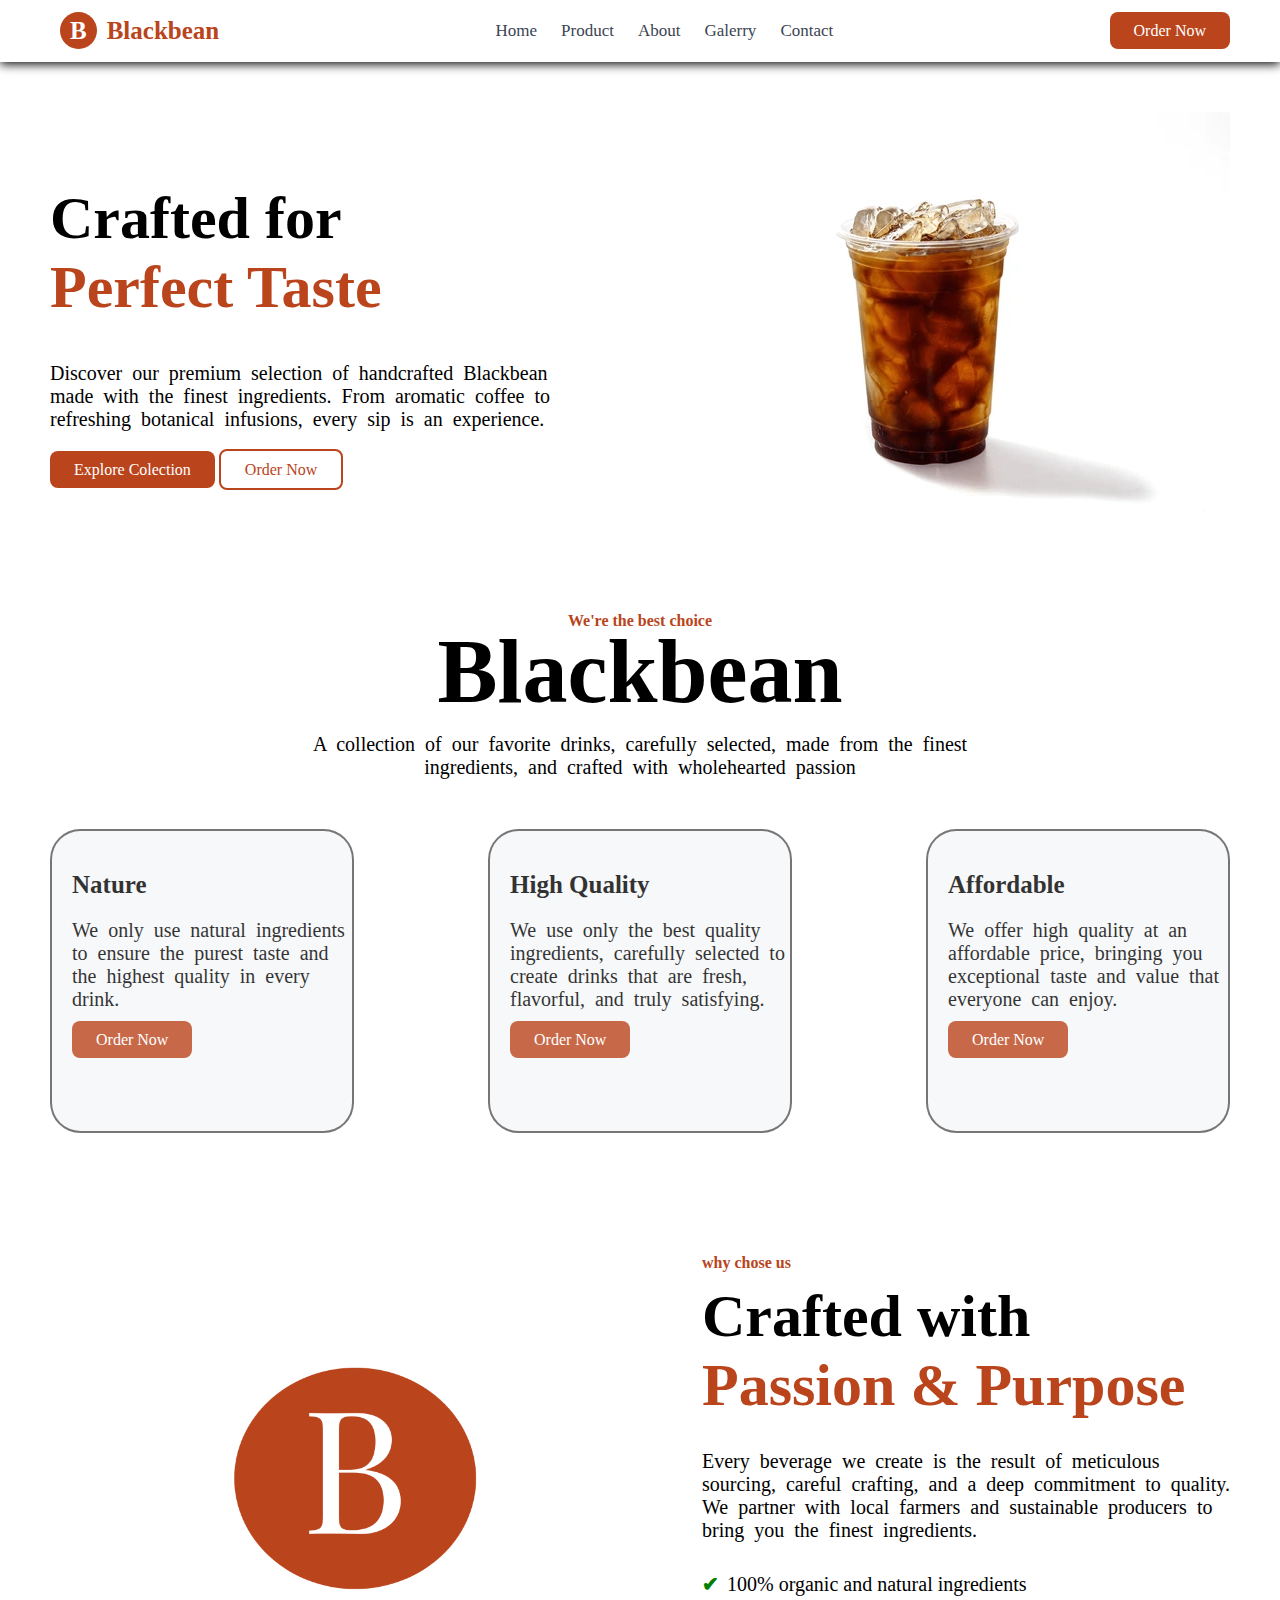
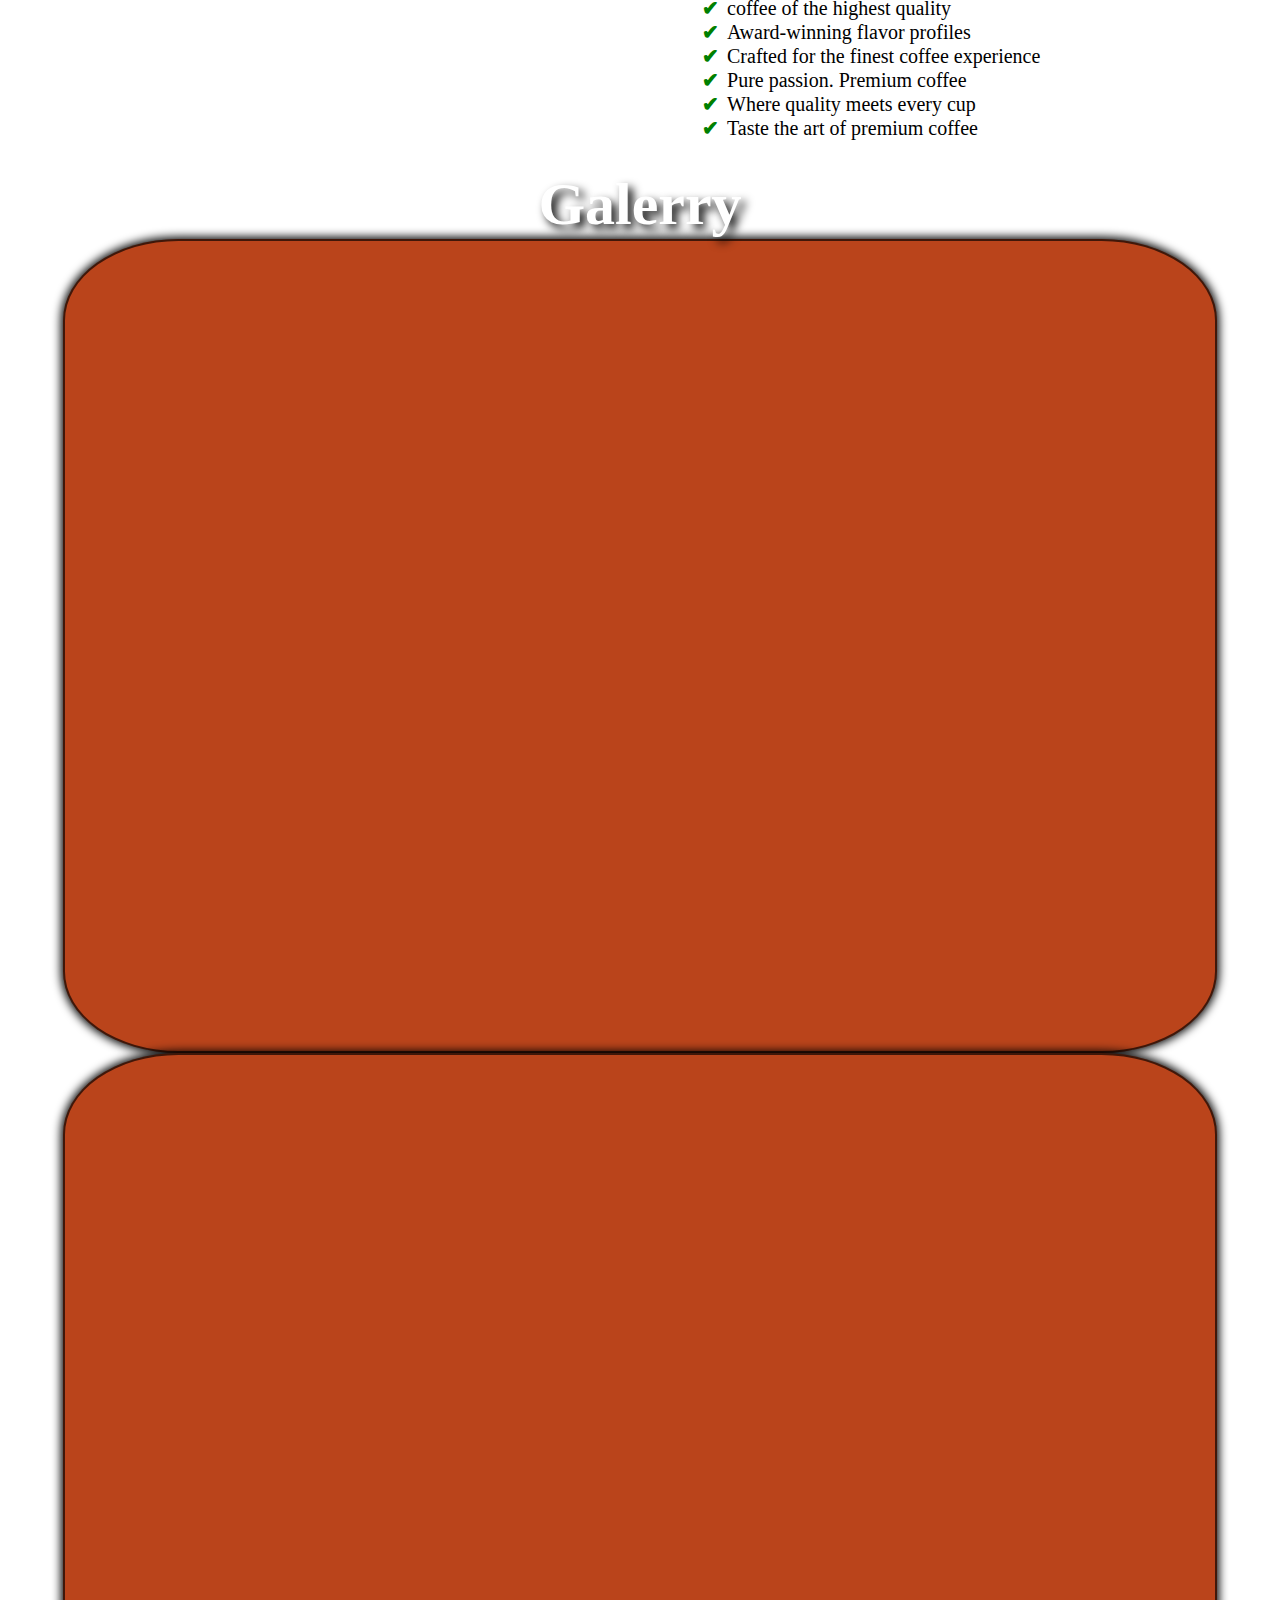
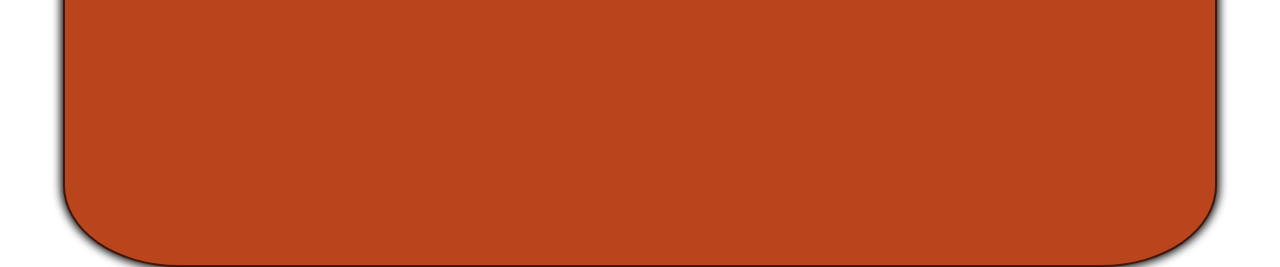
<file: index.html>
<!DOCTYPE html>
<html>
    <head>
        <meta charset="UTF-8">
        <meta name="viewport" content="width=device-width, initial-scale=1.0">
        <title>landing Page</title>
        <link rel="stylesheet" href="tugasakhir.css">
    </head>
    <body>
        <div class="penuh">
        <header>
            <div class="icon">
                <h1 class="head"><span class="logo">B</span>Blackbean</h1>
            </div>
            <div class="menu">
                <nav class="navigation">
                    <a href="#home" class="text">Home</a>
                    <a href="#product" class="text">Product</a>
                    <a href="#about" class="text">About</a>
                    <a href="#Galerry" class="text">Galerry</a>
                    <a href="#contact" class="text">Contact</a>
                </nav>
            </div>
            <div>
                <a class="button" href="#">Order Now</a>
            </div>
        </header>
        </div>
        <div id="home" class="isi">
            <div><h1 class="awalan">Crafted for<br><span class="coklat">Perfect Taste</span></h1>
            <p>Discover our premium selection of handcrafted Blackbean <br>
                made with the finest ingredients. From aromatic coffee to<br>
                refreshing botanical infusions, every sip is an experience.</p>
            <a class="button2 button" href="#"> Explore Colection</a>
            <a class="button3" href="#">Order Now</a>
            </div>
            <img src="kopi/americano3.webp" alt="americano" width="600px">
        </div>
        <div id="product" class="isi2">
            <h4>We're the best choice</h4>
            <h2>Blackbean</h2>
            <p>A collection of our favorite drinks, carefully selected, made from the finest <br> ingredients, and crafted with wholehearted
            passion</p>
        </div>
        <div class="produk">
            <div class="alami">
                <h5>Nature</h5>
                <p>We only use natural ingredients to ensure the purest taste and the highest quality in every drink.</p>
                <a class="button4 button" href="#">Order Now</a>
            </div>
            <div class="alami">
                <h5>High Quality</h5>
                <p>We use only the best quality ingredients, carefully selected to create drinks that are fresh, flavorful, and truly
                satisfying.</p>
                <a class="button4 button" href="#">Order Now</a>
            </div>
            <div class="alami">
                <h5>Affordable</h5>
                <p>We offer high quality at an affordable price, bringing you exceptional taste and value that everyone can enjoy.</p>
                <a class="button4 button" href="#">Order Now</a>
            </div>
        </div>
        <div id="about" class="tentang">
            <img src="kopi/B.png" alt="logo" width="600px">
            <div>
                <h4>why chose us</h4>
                <h6>Crafted with<br>
                <span>Passion & Purpose</span></h6>
                <p>Every beverage we create is the result of meticulous <br> sourcing, careful crafting, and a deep commitment to quality.<br> We
                partner with local farmers and sustainable producers to<br> bring you the finest ingredients.</p>
                <ul>
                    <li>100% organic and natural ingredients</li>
                    <li>coffee of the highest quality</li>
                    <li>Award-winning flavor profiles</li>
                    <li>Crafted for the finest coffee experience</li>
                    <li>Pure passion. Premium coffee</li>
                    <li>Where quality meets every cup</li>
                    <li>Taste the art of premium coffee</li>
                </ul>
            </div>
        </div>
        <div class="tulisan">
            <h6>Galerry</h6>
        </div>
        <div id="Galerry" class="foto">
            <div class="pertama">
            </div>
            <div class="kedua">
            </div>
            <div class="ketiga">
            </div>
        </div>
        <div id="Galerry" class="foto">
            <div class="keempat">
            </div>
            <div class="kelima">
            </div>
            <div class="keenam">
            </div>
        </div>
    </body>
</html>
</file>
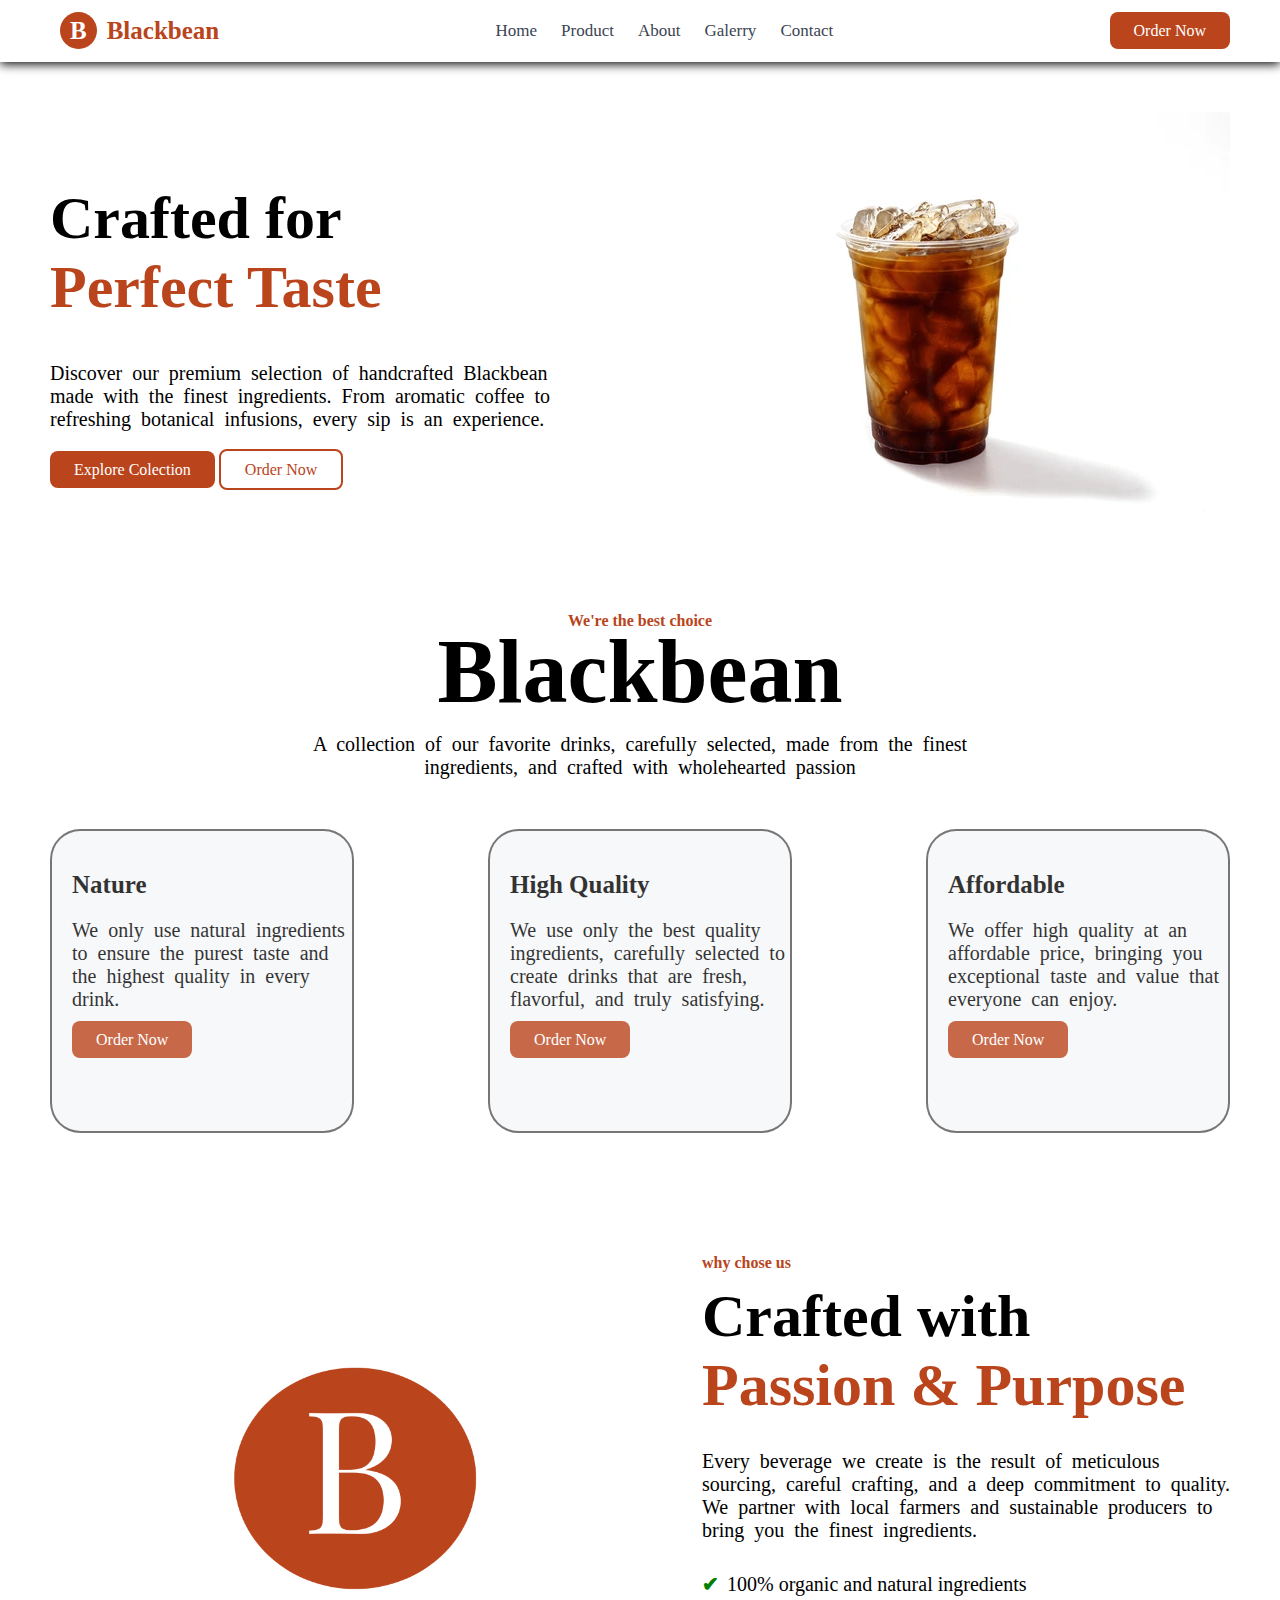
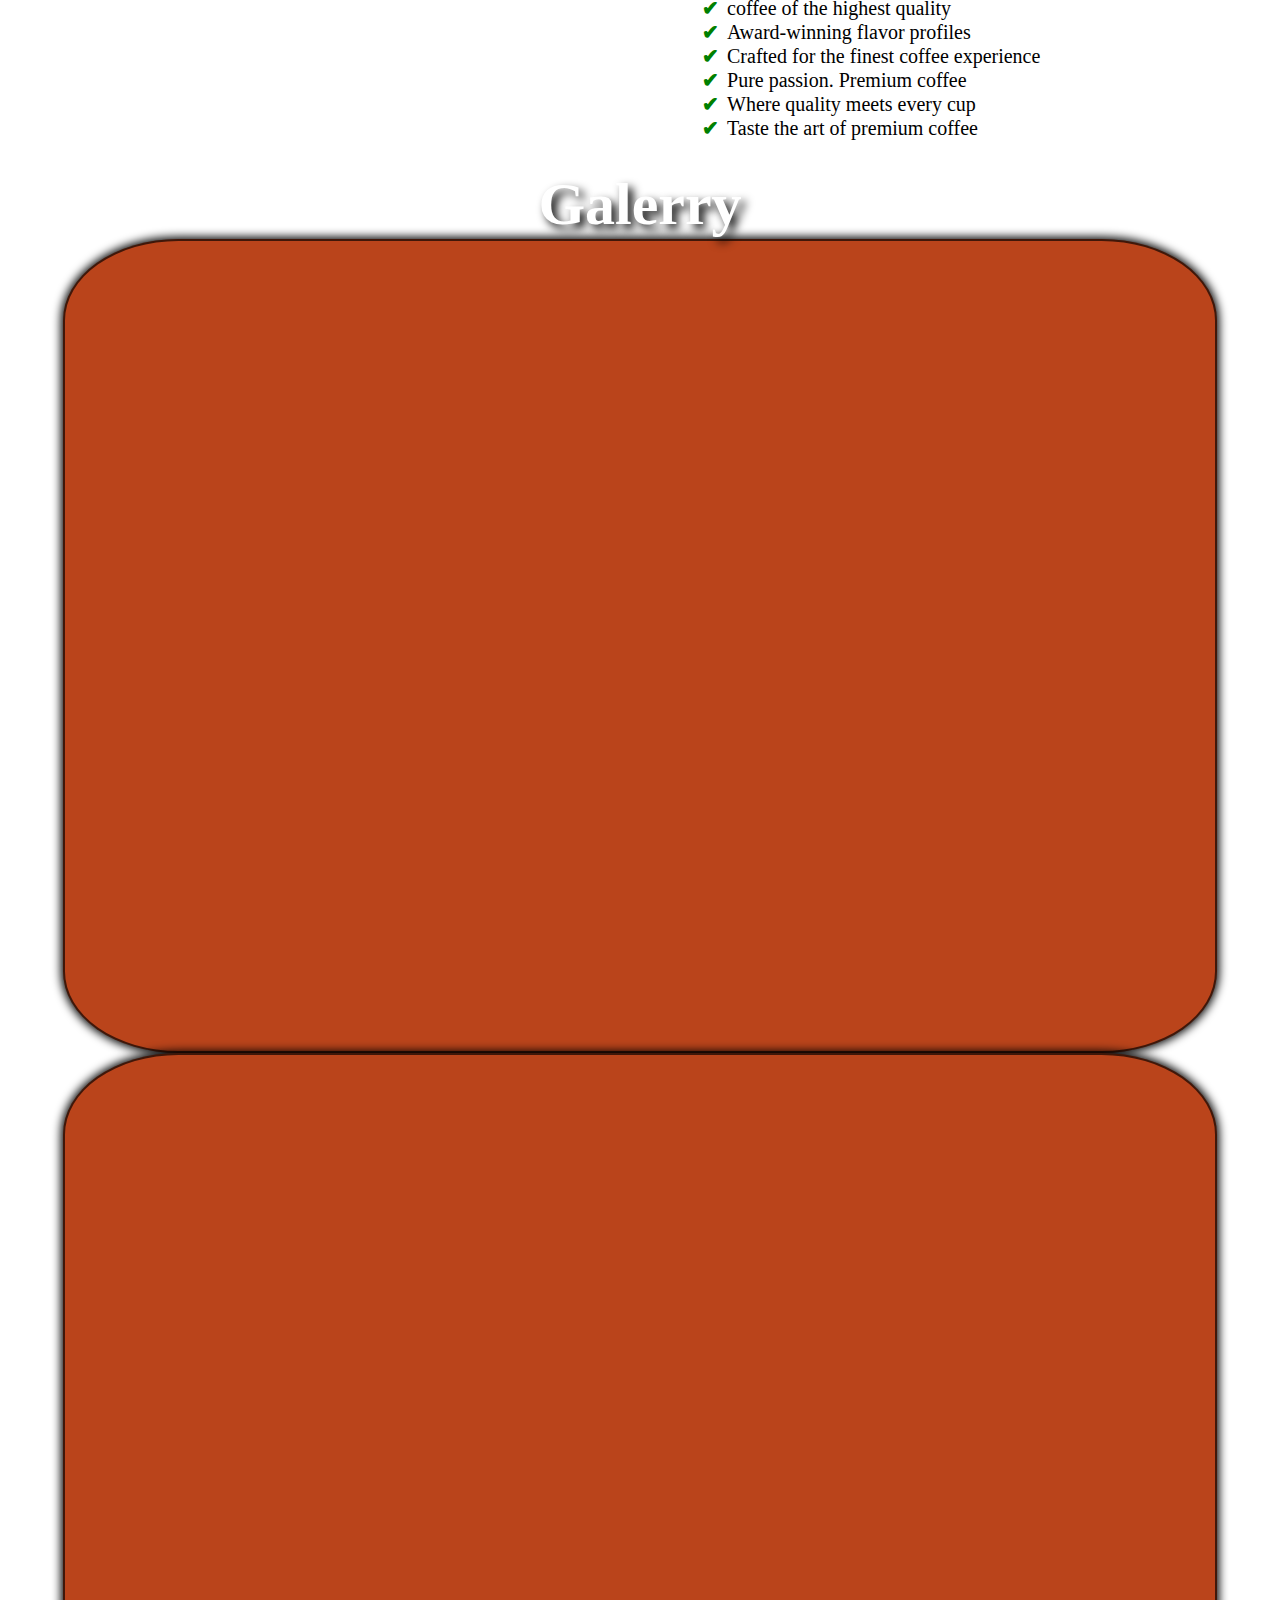
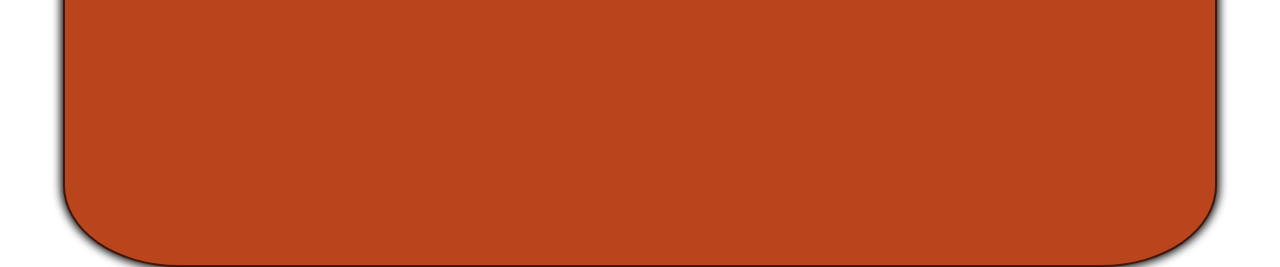
<file: tugasakhir.html>
<!DOCTYPE html>
<html>
    <head>
        <meta charset="UTF-8">
        <meta name="viewport" content="width=device-width, initial-scale=1.0">
        <title>landing Page</title>
        <link rel="stylesheet" href="tugasakhir.css">
    </head>
    <body>
        <div class="penuh">
        <header>
            <div class="icon">
                <h1 class="head"><span class="logo">B</span>Blackbean</h1>
            </div>
            <div class="menu">
                <nav class="navigation">
                    <a href="#home" class="text">Home</a>
                    <a href="#product" class="text">Product</a>
                    <a href="#about" class="text">About</a>
                    <a href="#Galerry" class="text">Galerry</a>
                    <a href="#contact" class="text">Contact</a>
                </nav>
            </div>
            <div>
                <a class="button" href="#">Order Now</a>
            </div>
        </header>
        </div>
        <div id="home" class="isi">
            <div><h1 class="awalan">Crafted for<br><span class="coklat">Perfect Taste</span></h1>
            <p>Discover our premium selection of handcrafted Blackbean <br>
                made with the finest ingredients. From aromatic coffee to<br>
                refreshing botanical infusions, every sip is an experience.</p>
            <a class="button2 button" href="#"> Explore Colection</a>
            <a class="button3" href="#">Order Now</a>
            </div>
            <img src="../kopi/americano3.webp" alt="americano" width="600px">
        </div>
        <div id="product" class="isi2">
            <h4>We're the best choice</h4>
            <h2>Blackbean</h2>
            <p>A collection of our favorite drinks, carefully selected, made from the finest <br> ingredients, and crafted with wholehearted
            passion</p>
        </div>
        <div class="produk">
            <div class="alami">
                <h5>Nature</h5>
                <p>We only use natural ingredients to ensure the purest taste and the highest quality in every drink.</p>
                <a class="button4 button" href="#">Order Now</a>
            </div>
            <div class="alami">
                <h5>High Quality</h5>
                <p>We use only the best quality ingredients, carefully selected to create drinks that are fresh, flavorful, and truly
                satisfying.</p>
                <a class="button4 button" href="#">Order Now</a>
            </div>
            <div class="alami">
                <h5>Affordable</h5>
                <p>We offer high quality at an affordable price, bringing you exceptional taste and value that everyone can enjoy.</p>
                <a class="button4 button" href="#">Order Now</a>
            </div>
        </div>
        <div id="about" class="tentang">
            <img src="../kopi/B.png" alt="logo" width="600px">
            <div>
                <h4>why chose us</h4>
                <h6>Crafted with<br>
                <span>Passion & Purpose</span></h6>
                <p>Every beverage we create is the result of meticulous <br> sourcing, careful crafting, and a deep commitment to quality.<br> We
                partner with local farmers and sustainable producers to<br> bring you the finest ingredients.</p>
                <ul>
                    <li>100% organic and natural ingredients</li>
                    <li>coffee of the highest quality</li>
                    <li>Award-winning flavor profiles</li>
                    <li>Crafted for the finest coffee experience</li>
                    <li>Pure passion. Premium coffee</li>
                    <li>Where quality meets every cup</li>
                    <li>Taste the art of premium coffee</li>
                </ul>
            </div>
        </div>
        <div class="tulisan">
            <h6>Galerry</h6>
        </div>
        <div id="Galerry" class="foto">
            <div class="pertama">
            </div>
            <div class="kedua">
            </div>
            <div class="ketiga">
            </div>
        </div>
        <div id="Galerry" class="foto">
            <div class="keempat">
            </div>
            <div class="kelima">
            </div>
            <div class="keenam">
            </div>
        </div>
    </body>
</html>
</file>
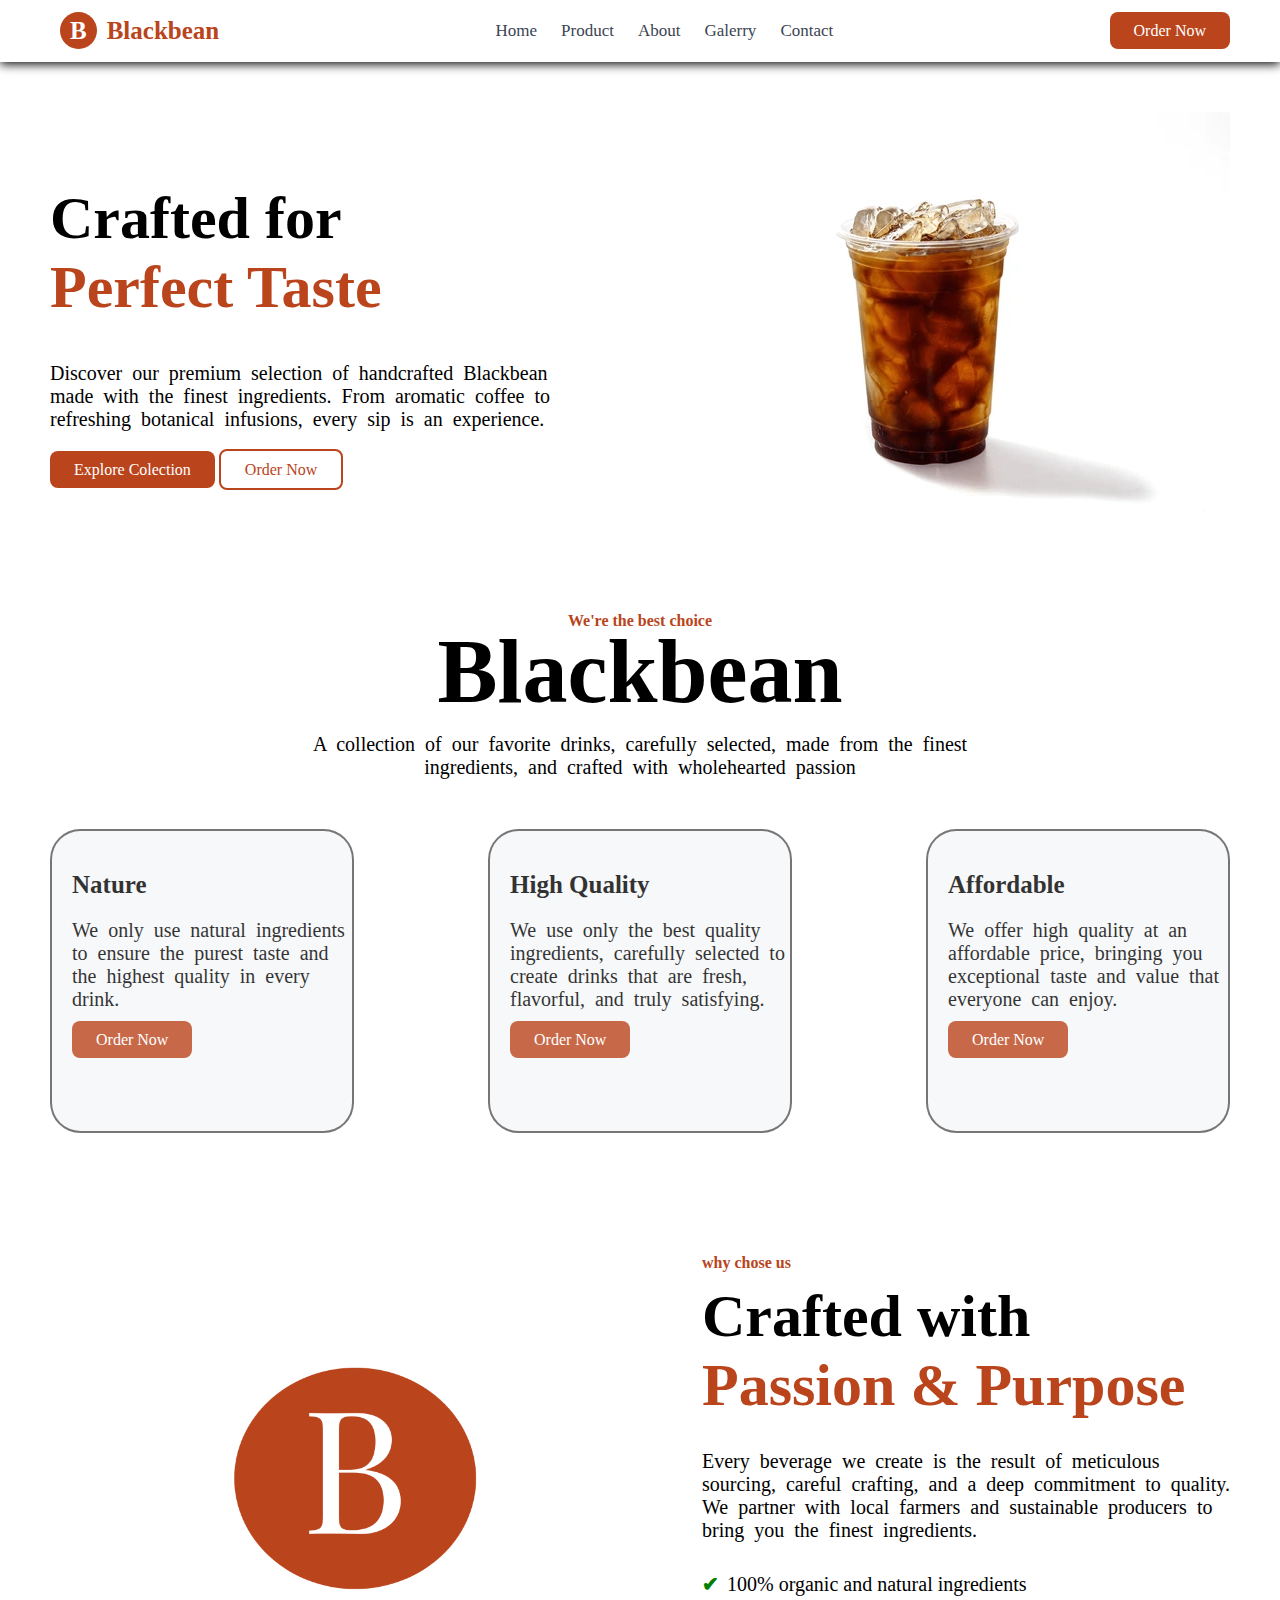
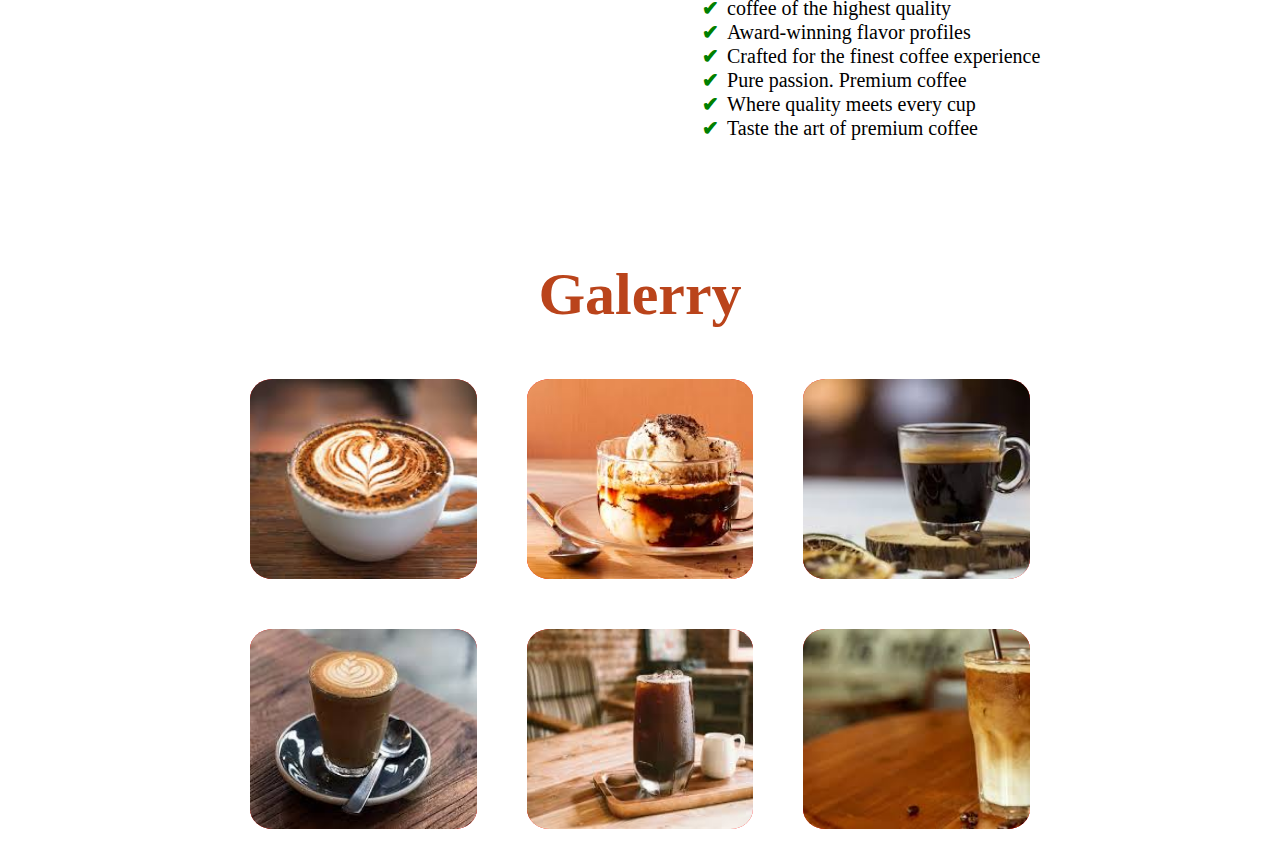
<file: code/tugasakhir.html>
<!DOCTYPE html>
<html>
    <head>
        <meta charset="UTF-8">
        <meta name="viewport" content="width=device-width, initial-scale=1.0">
        <title>landing Page</title>
        <link rel="stylesheet" href="tugasakhir.css">
    </head>
    <body>
        <div class="penuh">
        <header>
            <div class="icon">
                <h1 class="head"><span class="logo">B</span>Blackbean</h1>
            </div>
            <div class="menu">
                <nav class="navigation">
                    <a href="#home" class="text">Home</a>
                    <a href="#product" class="text">Product</a>
                    <a href="#about" class="text">About</a>
                    <a href="#Galerry" class="text">Galerry</a>
                    <a href="#contact" class="text">Contact</a>
                </nav>
            </div>
            <div>
                <a class="button" href="#">Order Now</a>
            </div>
        </header>
        </div>
        <div id="home" class="isi">
            <div><h1 class="awalan">Crafted for<br><span class="coklat">Perfect Taste</span></h1>
            <p>Discover our premium selection of handcrafted Blackbean <br>
                made with the finest ingredients. From aromatic coffee to<br>
                refreshing botanical infusions, every sip is an experience.</p>
            <a class="button2 button" href="#"> Explore Colection</a>
            <a class="button3" href="#">Order Now</a>
            </div>
            <img src="../kopi/americano3.webp" alt="americano" width="600px">
        </div>
        <div id="product" class="isi2">
            <h4>We're the best choice</h4>
            <h2>Blackbean</h2>
            <p>A collection of our favorite drinks, carefully selected, made from the finest <br> ingredients, and crafted with wholehearted
            passion</p>
        </div>
        <div class="produk">
            <div class="alami">
                <h5>Nature</h5>
                <p>We only use natural ingredients to ensure the purest taste and the highest quality in every drink.</p>
                <a class="button4 button" href="#">Order Now</a>
            </div>
            <div class="alami">
                <h5>High Quality</h5>
                <p>We use only the best quality ingredients, carefully selected to create drinks that are fresh, flavorful, and truly
                satisfying.</p>
                <a class="button4 button" href="#">Order Now</a>
            </div>
            <div class="alami">
                <h5>Affordable</h5>
                <p>We offer high quality at an affordable price, bringing you exceptional taste and value that everyone can enjoy.</p>
                <a class="button4 button" href="#">Order Now</a>
            </div>
        </div>
        <div id="about" class="tentang">
            <img src="../kopi/B.png" alt="logo" width="600px">
            <div>
                <h4>why chose us</h4>
                <h6>Crafted with<br>
                <span>Passion & Purpose</span></h6>
                <p>Every beverage we create is the result of meticulous <br> sourcing, careful crafting, and a deep commitment to quality.<br> We
                partner with local farmers and sustainable producers to<br> bring you the finest ingredients.</p>
                <ul>
                    <li>100% organic and natural ingredients</li>
                    <li>coffee of the highest quality</li>
                    <li>Award-winning flavor profiles</li>
                    <li>Crafted for the finest coffee experience</li>
                    <li>Pure passion. Premium coffee</li>
                    <li>Where quality meets every cup</li>
                    <li>Taste the art of premium coffee</li>
                </ul>
            </div>
        </div>
        <div class="tulisan">
            <h6>Galerry</h6>
        </div>
        <div id="Galerry" class="foto">
            <div class="pertama">
                <img src="../kopi/mocha.jpg" alt="" width=300px height=200px>
            </div>
            <div class="kedua">
                <img src="../kopi/affogato.jpg" alt="" width=300px height=200px>
            </div>
            <div class="ketiga">
                <img src="../kopi/redeye.jpg" alt="" width=300px height=200px>
            </div>
        </div>
        <div id="Galerry" class="foto">
            <div class="keempat">
                <img src="../kopi/piccolo.jpg" alt="" width=300px height=200px>
            </div>
            <div class="kelima">
                <img src="../kopi/americano11.jpg" alt="" width=300px height=200px>
            </div>
            <div class="keenam">
                <img src="../kopi/coldbrew.jpg" alt="" width=300px height=200px>
            </div>
        </div>
    </body>
</html>
</file>
<file: tugasakhir.css>
html,
body {
  font-family: Playfair Display, serif;
  margin: 0;
  scroll-behavior: smooth;
}
.penuh {
  max-width: 100%;
  box-shadow: 0px 2px 10px;
}
header {
  max-width: 1250px;
  margin: 0 50px;
  display: flex;
  justify-content: space-between;
  align-items: center;
}
.navigation a {
  color: #3b4454;
  text-decoration: none;
  padding: 0 10px;
}
.navigation a:hover {
  color: #ba441b;
  text-decoration: underline;
  padding: 0 10px;
}
.text {
  font-size: 17px;
}
.head {
  color: #ba441b;
  font-size: 25px;
}
.logo {
  margin: 0 10px;
  padding: 5px 10px;
  color: white;
  text-align: center;
  background-color: #ba441b;
  width: 50px;
  height: 50px;
  border-radius: 50%;
}
.button {
  text-decoration: none;
  background-color: #ba441b;
  color: #fff;
  border-radius: 8px;
  padding: 10px 24px;
}
.isi {
  max-width: 1250px;
  margin: 50px 50px 0 50px;
  display: flex;
  justify-content: space-between;
  align-items: center;
}
.awalan {
  font-size: 60px;
}
.coklat {
  color: #ba441b;
}
p {
  font-size: 20px;
  margin: 10px 0 30px 0;
  word-spacing: 5px;
}
.button3 {
  text-decoration: none;
  background-color: #fff;
  color: #ba441b;
  border: 2px solid #ba441b;
  border-radius: 8px;
  padding: 10px 24px;
}
.button:hover {
  background-color: #fff;
  color: #ba441b;
  border: 2px solid #ba441b;
  border-radius: 8px;
  padding: 10px 24px;
}
.button3:hover {
  background-color: #ba441b;
  color: #fff;
  border-radius: 8px;
  padding: 10px 24px;
}
.isi2 {
  max-width: 1250px;
  margin: 100px 50px -50px 50px;
  text-align: center;
}
h2 {
  font-size: 90px;
  margin-top: -10px;
  margin-bottom: 0;
}
h4 {
  margin-bottom: 0;
  color: #ba441b;
}
.produk {
  max-width: 1250px;
  margin: 100px 50px 0 50px;
  display: flex;
  justify-content: space-between;
  align-items: center;
}
.alami {
  background-color: #f6f7f9;
  width: 300px;
  height: 300px;
  border: 2px solid #000000a7;
  border-radius: 10%;
  opacity: 0.8;
}
h5 {
  font-size: 25px;
  margin: 40px 0 0 20px;
}
.produk p {
  margin: 20px 0 20px 20px;
}
.button4 {
  margin: 40px 0 20px 20px;
}
.alami:hover {
  box-shadow: 0px 0px 5px 2px black;
}
.tentang {
  max-width: 1250px;
  margin: 100px 50px 0 50px;
  display: flex;
  justify-content: space-between;
  align-items: center;
}
.tentang h4 {
  color: #ba441b;
}
h6 {
  font-size: 60px;
  margin-top: 10px;
  margin-bottom: 80px;
}
.tentang p {
  margin-top: -50px;
}
.tentang span {
  color: #ba441b;
}
.tentang ul {
  font-size: 20px;
  list-style-type: none;
  padding-left: 0;
}
.tentang li::before {
  content: "✔";
  color: green;
  font-weight: bold;
  margin-right: 8px;
}
.foto {
  background-color: #ba441b;
  width: 1150px;
  height: 800px;
  padding-top: 10px;
  border-radius: 10%;
  border: 2px solid #000000a7;
  margin: 0 auto;
  box-shadow: 0px 0px 10px 2px black;
}
.foto:hover {
  box-shadow: 0px 0px 5px 2px black;
}
.ngawur {
  display: flex;
  max-width: 1250px;
  justify-content: space-between;
  margin: 0 80px;
}
.tulisan h6 {
  margin-bottom: 0px;
  color: #ffffffff;
  font-size: 60px;
  text-align: center;
  text-shadow: 5px 5px 10px black;
}
.kopi {
  width: 300px;
  height: 200px;
  background-color: #000000ff;
  border-radius: 10%;
  border: 2px solid #000000a7;
  color: white;
  margin: 20px 0;
  overflow: hidden;
  transition: transform 0.5s ease;
}
.kopi:hover {
  box-shadow: 0px 0px 5px 2px black;
  transform: scale(1.1);
}

.kontak {
  margin-top: 50px;
  background-color: #c94d24ff;
  width: 100%;
  height: 400px;
  text-align: center;
}
.kontak h6 {
  padding-top: 50px;
  color: #fff;
  text-align: center;
}
.kontak p {
  color: #fff;
  text-align: center;
}
.button5 {
  text-decoration: none;
  background-color: #fff;
  color: #ba441b;
  border: 2px solid #872302ff;
  border-radius: 8px;
  padding: 10px 24px;
}
.kelas {
}
.button6 {
  text-decoration: none;
  background-color: #ba441b;
  color: #fff;
  border: 2px solid #ffffff;
  border-radius: 8px;
  padding: 10px 24px;
}
.button5:hover {
  background-color: #ba441b;
  color: #fff;
  border-radius: 8px;
  padding: 10px 24px;
}
.button6:hover {
  background-color: #fff;
  color: #ba441b;
  border-radius: 8px;
  padding: 10px 24px;
}
.hubungi {
  font-size: 20px;
  margin-top: 30px;
  color: #fff;
}
footer {
  background-color: #111827;
  width: 100%;
  height: 250px;
  color: #ffffffff;
}
.akhir {
  display: flex;
}
.footer1 {
  display: flex;
}
.footer1 img {
  margin-top: 10px;
}
.footer2 h6 {
  margin-left: 100px;
  margin-top: 30px;
  font-size: 25px;
}
.footer2 a {
  color: #74879d;
  display: block;
  margin-left: 100px;
  margin-bottom: -50px;
  text-decoration: none;
}
footer h6 {
  margin-top: 120px;
  font-size: 20px;
  text-align: center;
}
</file>
<file: code/tugasakhir.css>
html,
body {
  font-family: Playfair Display, serif;
  margin: 0;
  scroll-behavior: smooth;
}
.penuh {
  max-width: 100%;
  box-shadow: 0px 2px 10px;
}
header {
  max-width: 1250px;
  margin: 0 50px;
  display: flex;
  justify-content: space-between;
  align-items: center;
}
.navigation a {
  color: #3b4454;
  text-decoration: none;
  padding: 0 10px;
}
.navigation a:hover {
  color: #ba441b;
  text-decoration: underline;
  padding: 0 10px;
}
.text {
  font-size: 17px;
}
.head {
  color: #ba441b;
  font-size: 25px;
}
.logo {
  margin: 0 10px;
  padding: 5px 10px;
  color: white;
  text-align: center;
  background-color: #ba441b;
  width: 50px;
  height: 50px;
  border-radius: 50%;
}
.button {
  text-decoration: none;
  background-color: #ba441b;
  color: #fff;
  border-radius: 8px;
  padding: 10px 24px;
}
.isi {
  max-width: 1250px;
  margin: 50px 50px 0 50px;
  display: flex;
  justify-content: space-between;
  align-items: center;
}
.awalan {
  font-size: 60px;
}
.coklat {
  color: #ba441b;
}
p {
  font-size: 20px;
  margin: 10px 0 30px 0;
  word-spacing: 5px;
}
.button3 {
  text-decoration: none;
  background-color: #fff;
  color: #ba441b;
  border: 2px solid #ba441b;
  border-radius: 8px;
  padding: 10px 24px;
}
.button:hover {
  background-color: #fff;
  color: #ba441b;
  border: 2px solid #ba441b;
  border-radius: 8px;
  padding: 10px 24px;
}
.button3:hover {
  background-color: #ba441b;
  color: #fff;
  border-radius: 8px;
  padding: 10px 24px;
}
.isi2 {
  max-width: 1250px;
  margin: 100px 50px -50px 50px;
  text-align: center;
}
h2 {
  font-size: 90px;
  margin-top: -10px;
  margin-bottom: 0;
}
h4 {
  margin-bottom: 0;
  color: #ba441b;
}
.produk {
  max-width: 1250px;
  margin: 100px 50px 0 50px;
  display: flex;
  justify-content: space-between;
  align-items: center;
}
.alami {
  background-color: #f6f7f9;
  width: 300px;
  height: 300px;
  border: 2px solid #000000a7;
  border-radius: 10%;
  opacity: 0.8;
}
h5 {
  font-size: 25px;
  margin: 40px 0 0 20px;
}
.produk p {
  margin: 20px 0 20px 20px;
}
.button4 {
  margin: 40px 0 20px 20px;
}
.alami:hover {
  box-shadow: 0px 0px 5px 2px black;
}
.tentang {
  max-width: 1250px;
  margin: 100px 50px 0 50px;
  display: flex;
  justify-content: space-between;
  align-items: center;
}
.tentang h4 {
  color: #ba441b;
}
h6 {
  font-size: 60px;
  margin-top: 10px;
  margin-bottom: 80px;
}
.tentang p {
  margin-top: -50px;
}
.tentang span {
  color: #ba441b;
}
.tentang ul {
  font-size: 20px;
  list-style-type: none;
  padding-left: 0;
}
.tentang li::before {
  content: "✔";
  color: green;
  font-weight: bold;
  margin-right: 8px;
}
.foto {
  max-width: 1250px;
  margin: 50px 250px 20px 250px;
  display: flex;
}
.pertama {
  background-color: red;
  width: 300px;
  height: 200px;
  border-radius: 10%;
  margin-right: 50px;
  overflow: hidden;
}
.kedua {
  background-color: red;
  width: 300px;
  height: 200px;
  border-radius: 10%;
  overflow: hidden;
}
.ketiga {
  background-color: red;
  width: 300px;
  height: 200px;
  border-radius: 10%;
  margin-left: 50px;
  overflow: hidden;
}
.keempat {
  background-color: red;
  width: 300px;
  height: 200px;
  border-radius: 10%;
  margin-right: 50px;
  overflow: hidden;
}
.kelima {
  background-color: red;
  width: 300px;
  height: 200px;
  border-radius: 10%;
  overflow: hidden;
}
.keenam {
  background-color: red;
  width: 300px;
  height: 200px;
  border-radius: 10%;
  margin-left: 50px;
  overflow: hidden;
}
.tulisan h6 {
  color: #ba441b;
  max-width: 1250px;
  margin: 100px 50px 50px 50px;
  font-size: 60px;
  text-align: center;
}
</file>
